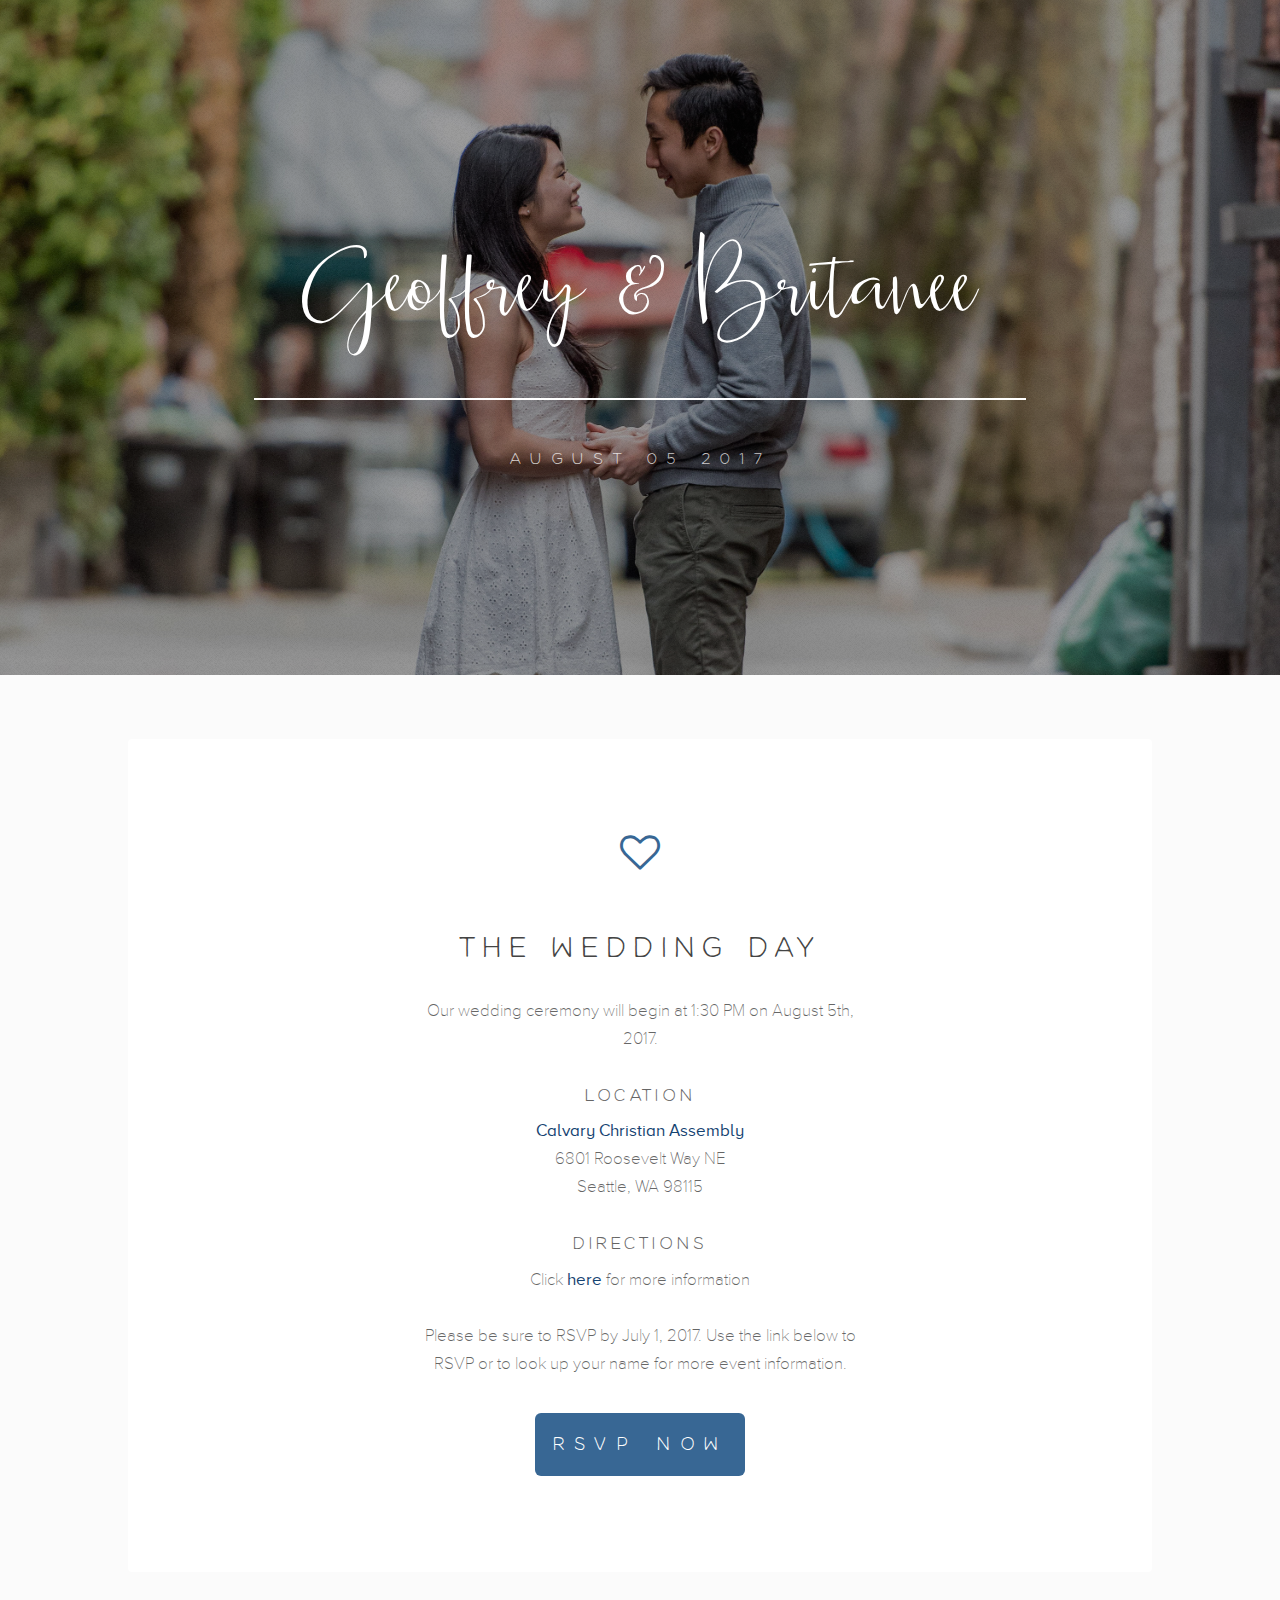
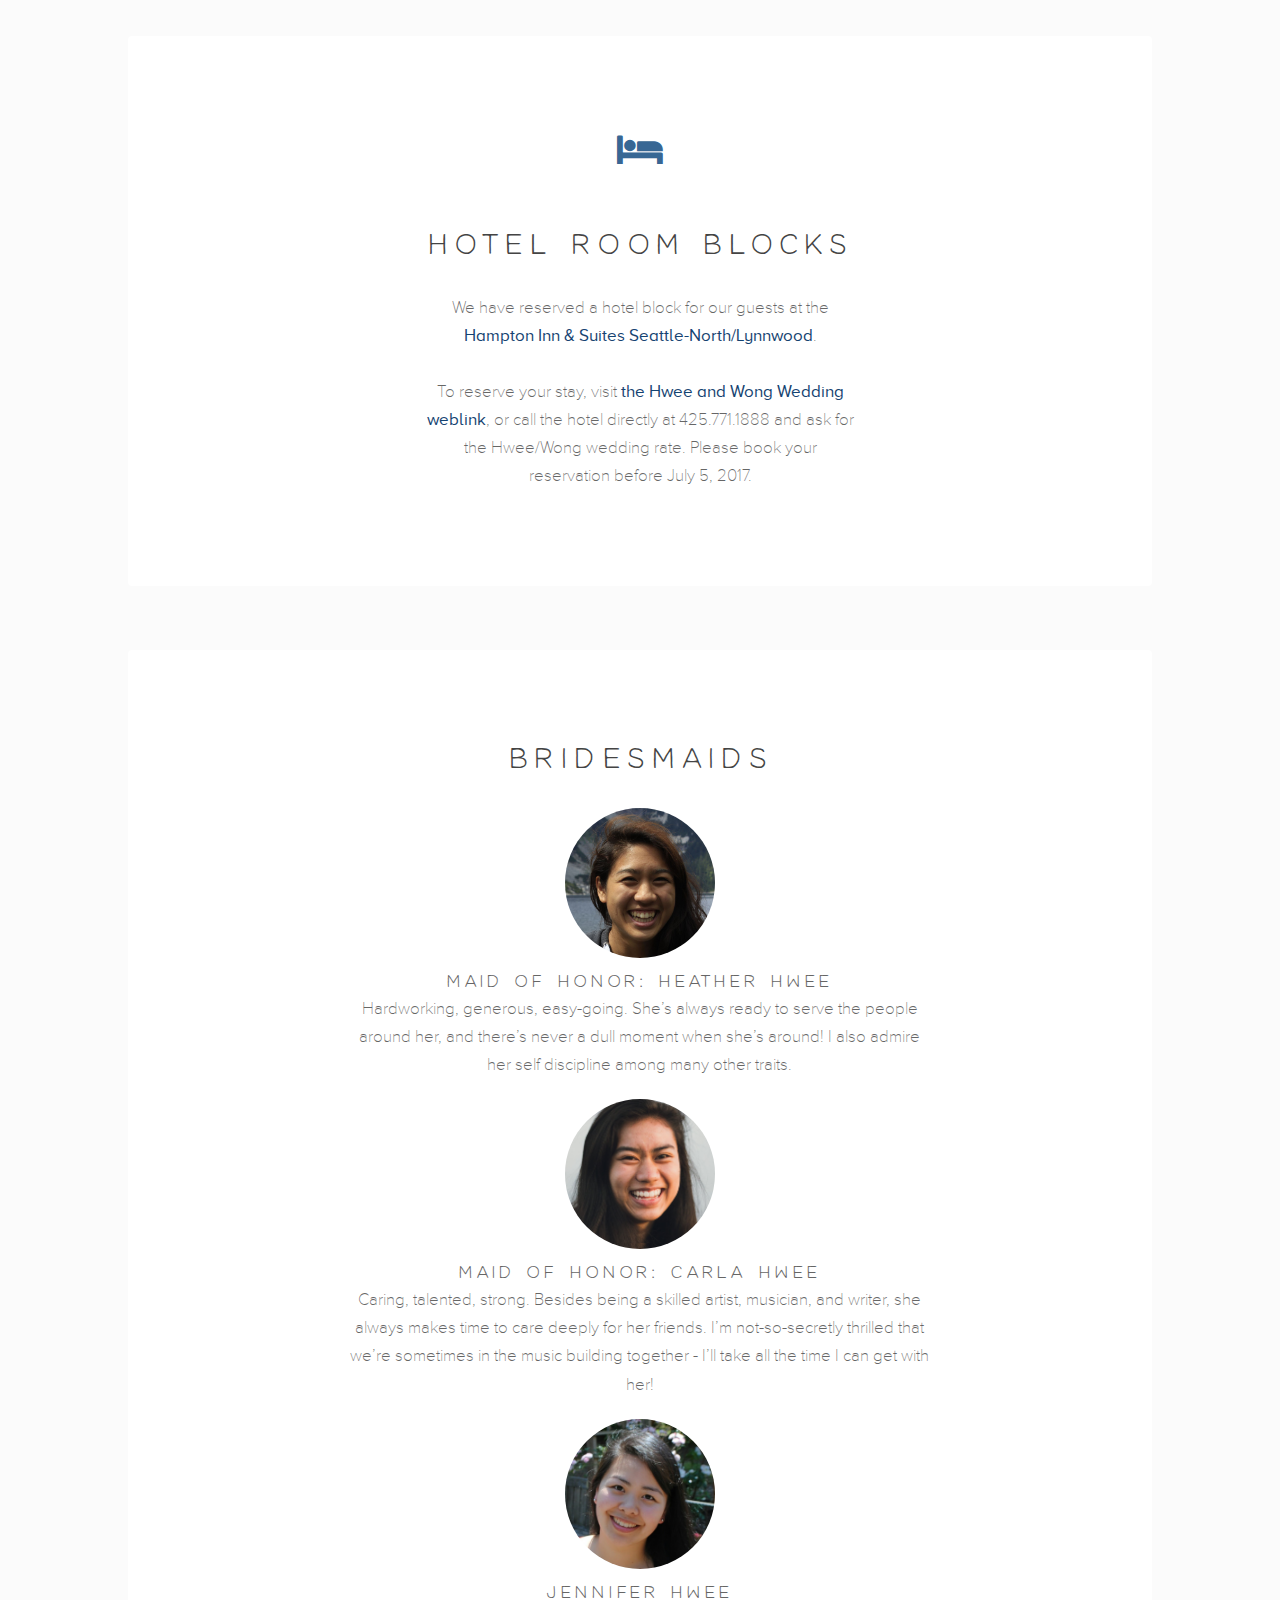
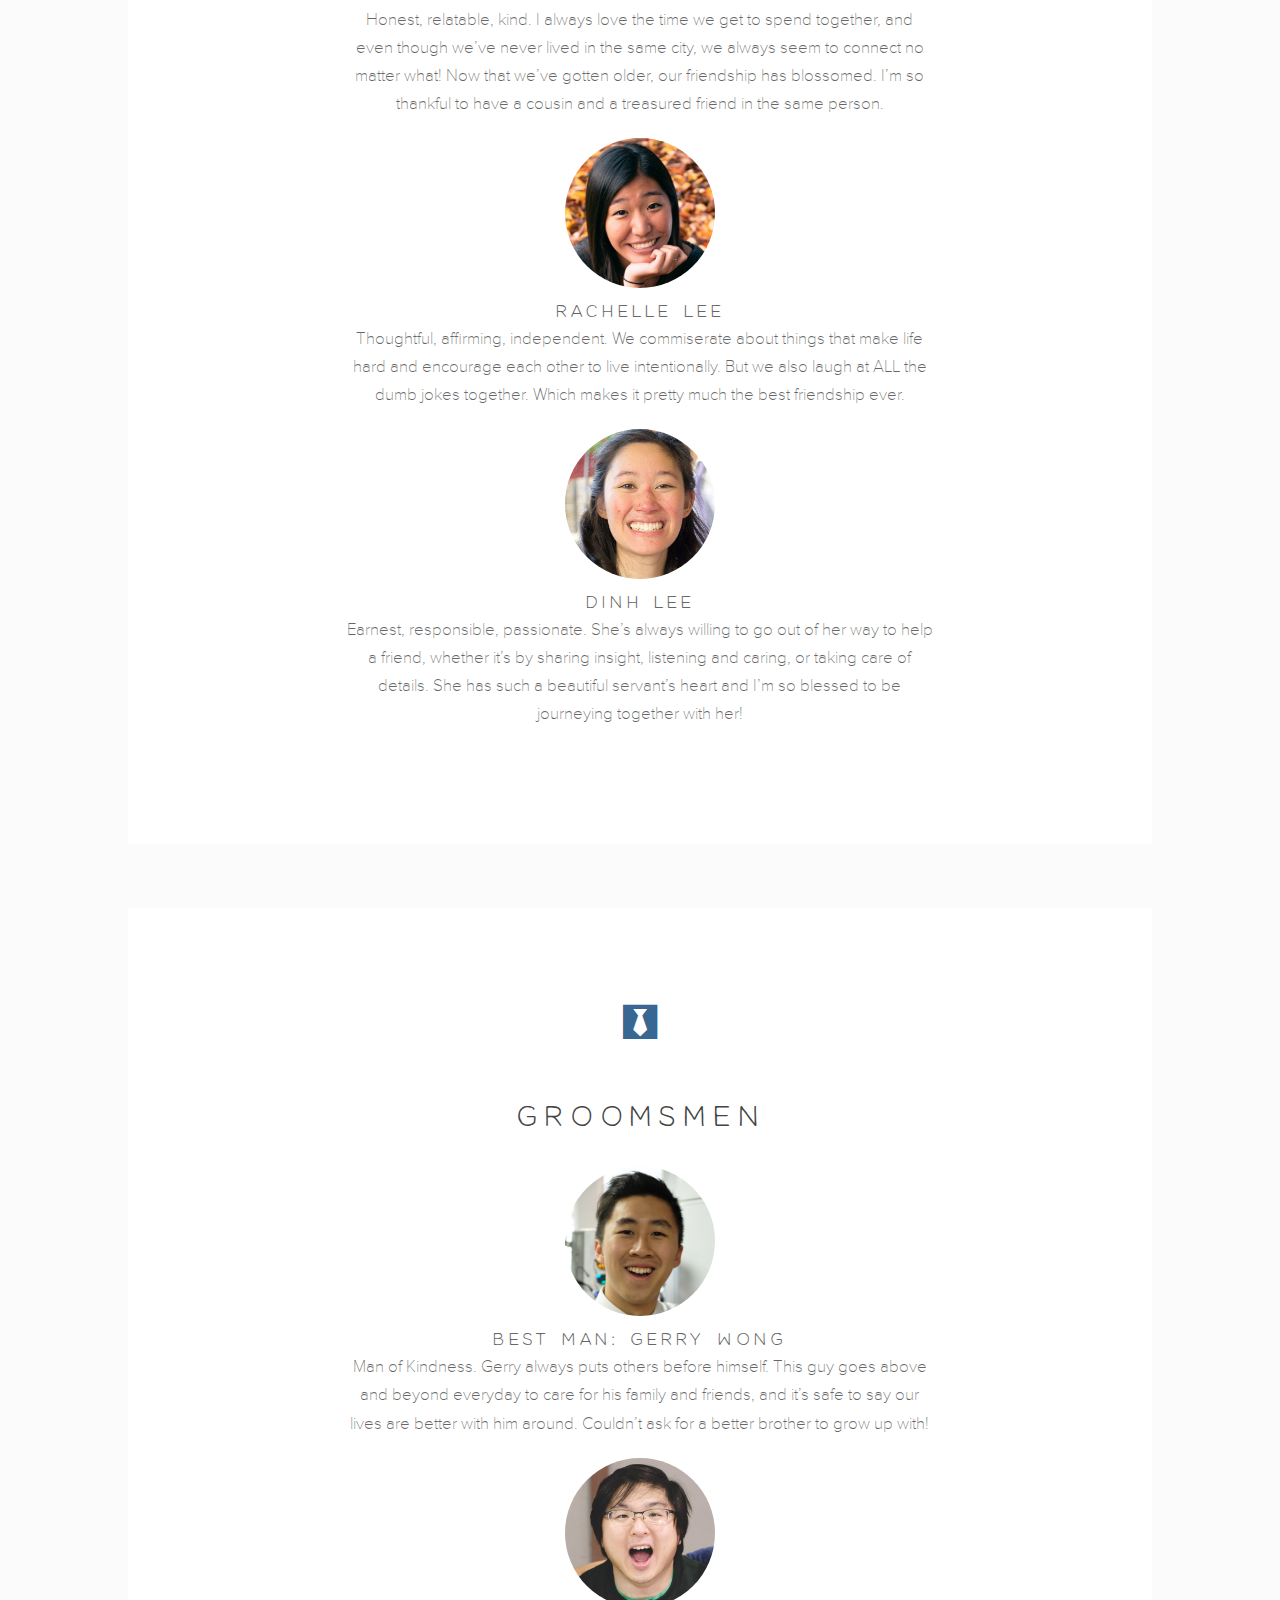
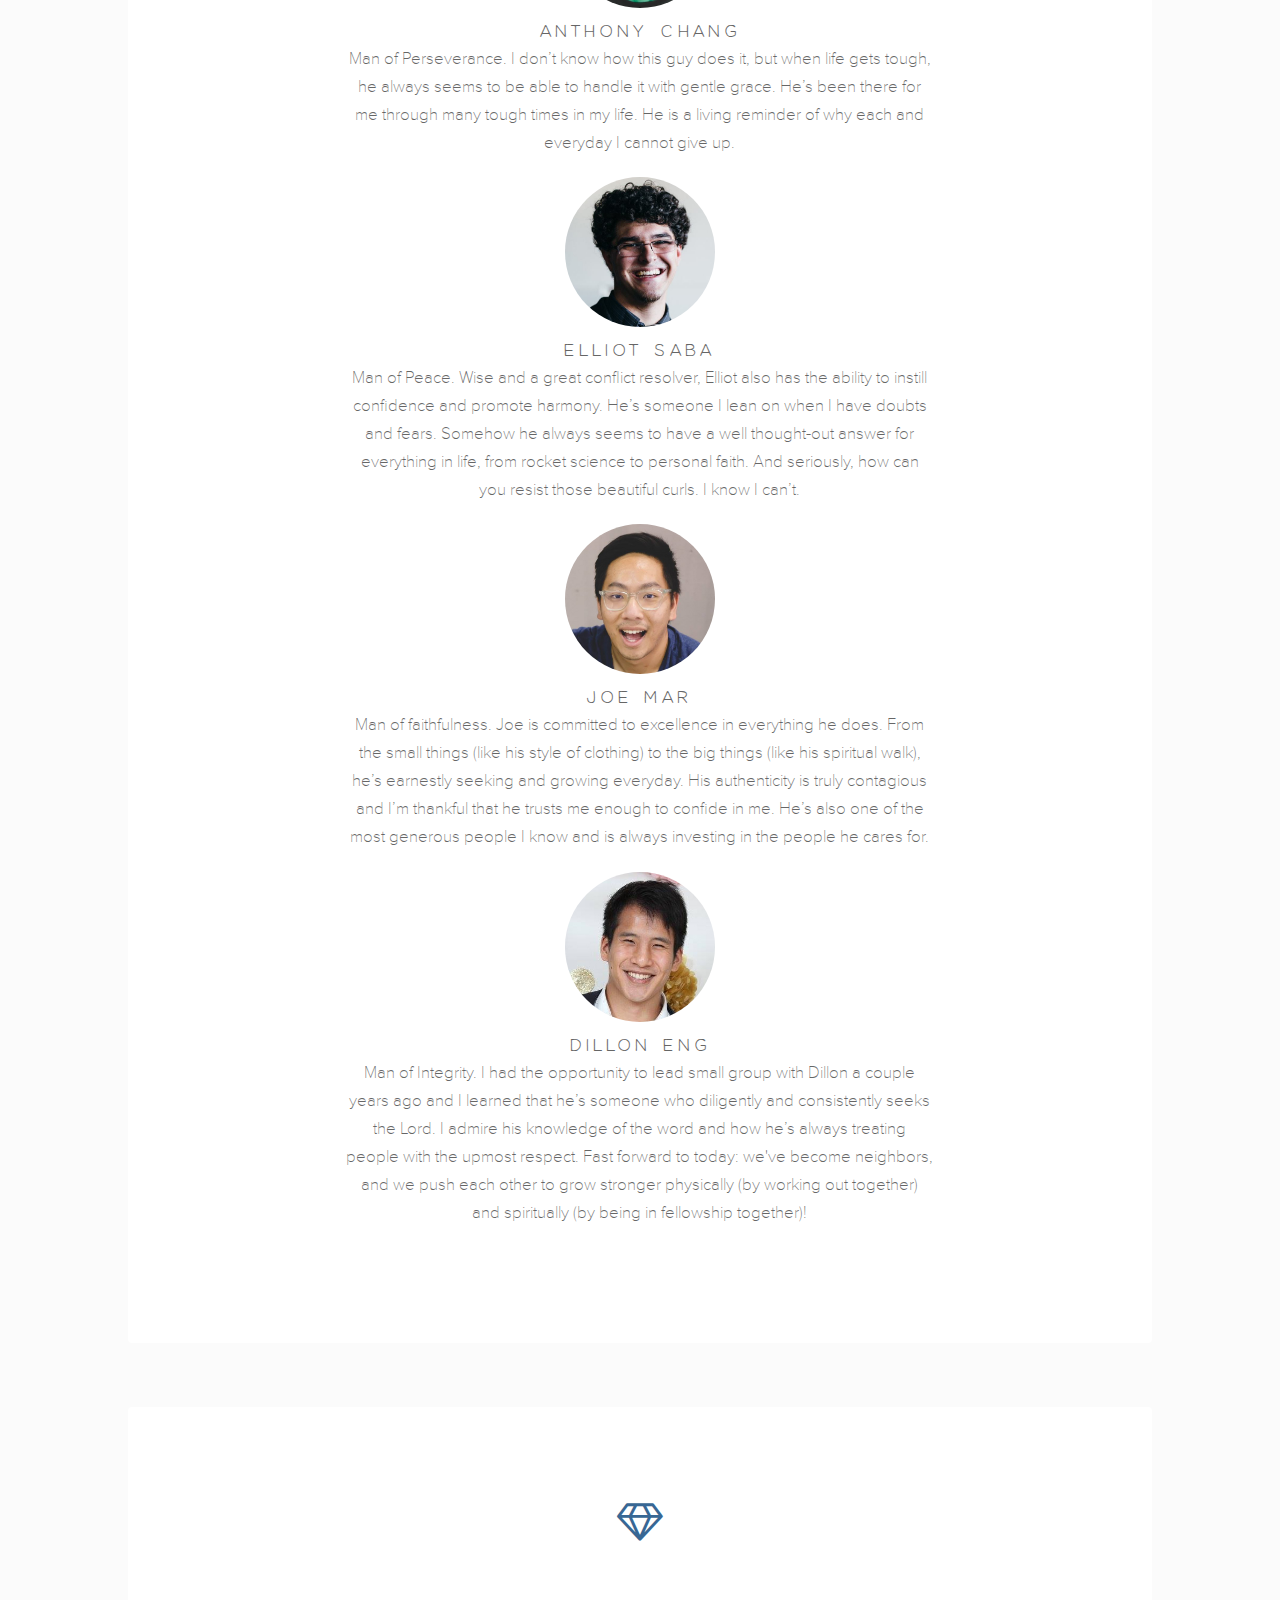
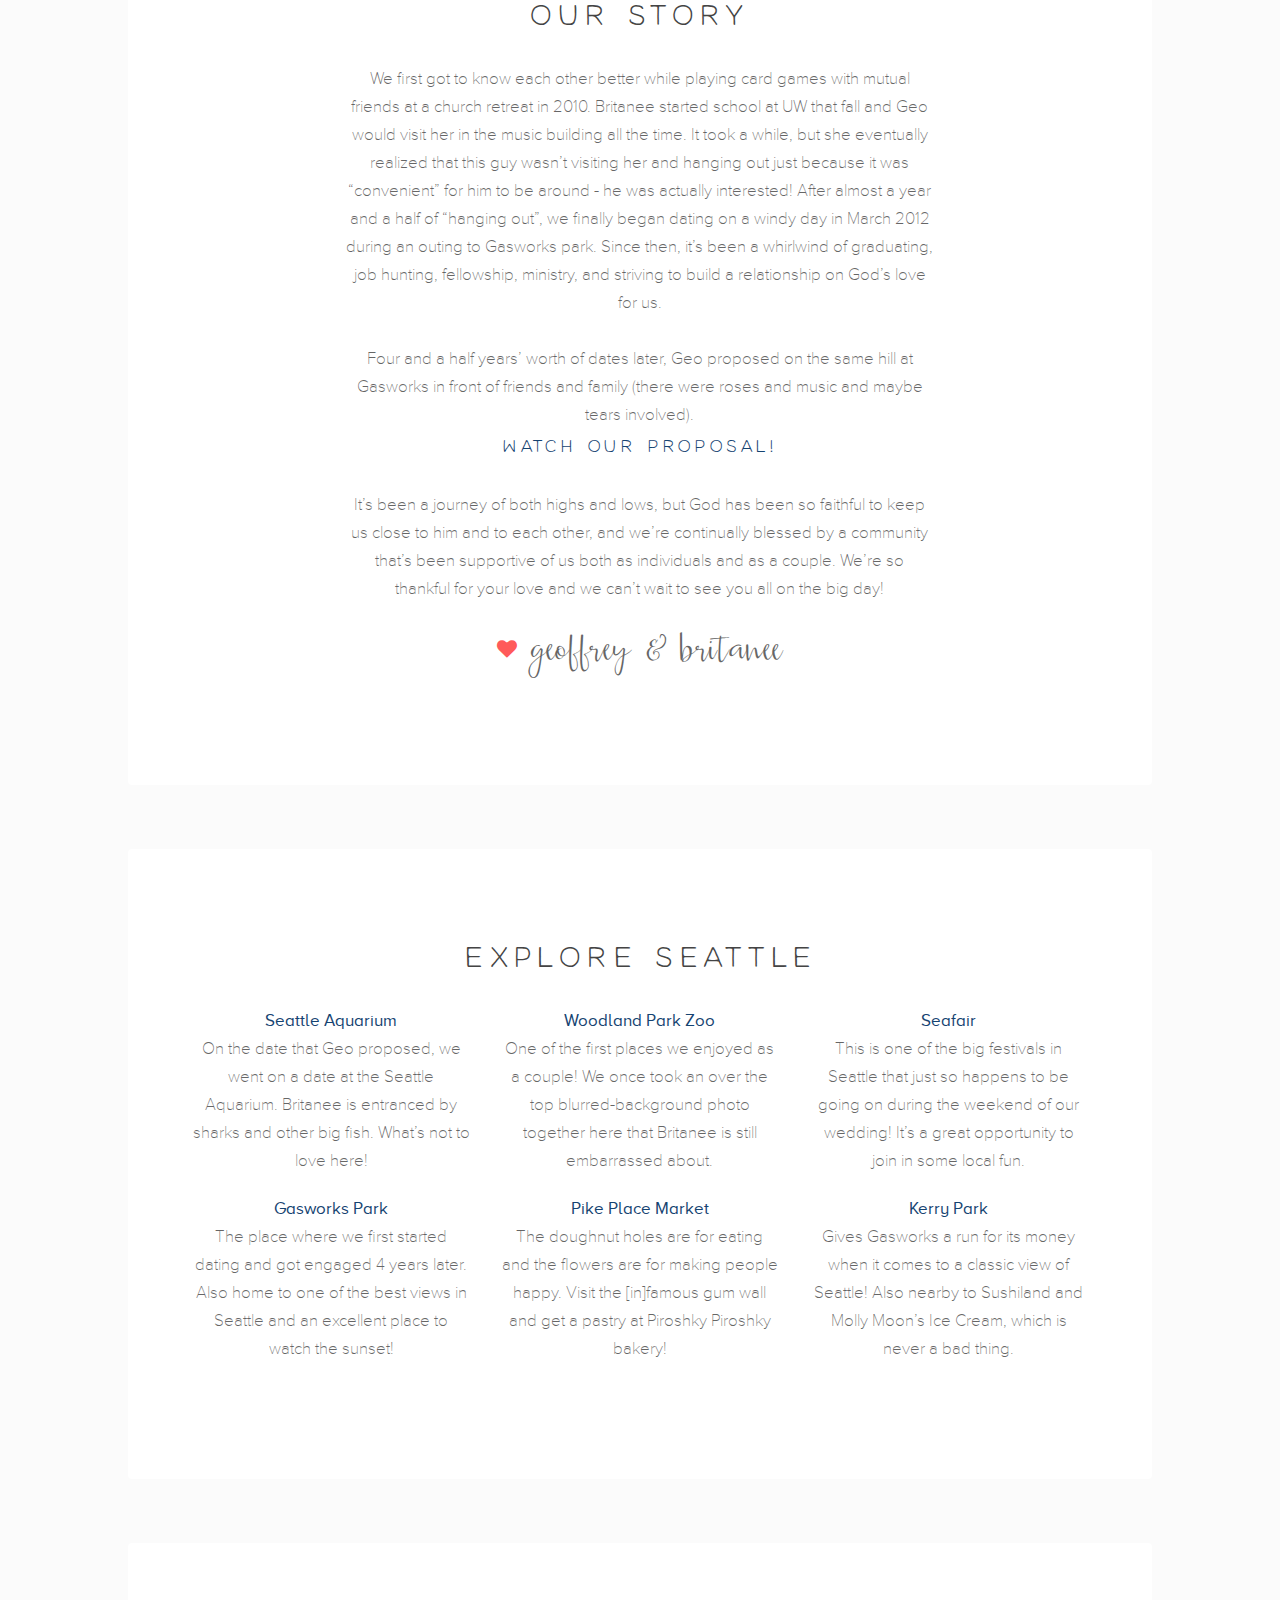
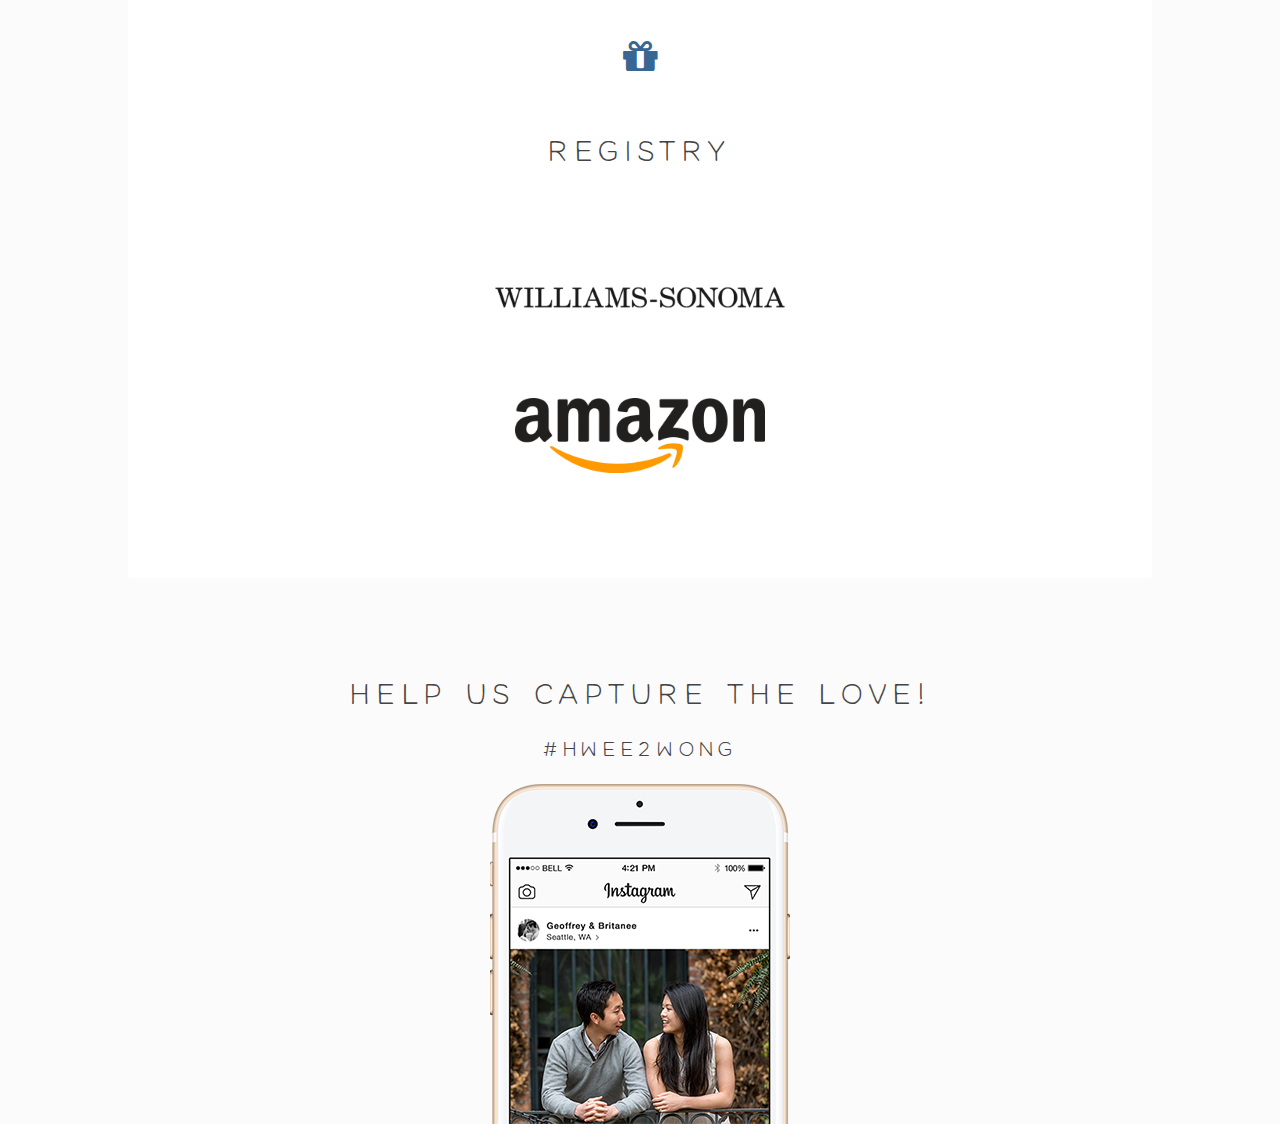
<file: index.html>
<!DOCTYPE HTML>
<html>
	<head>
		<title>Geoffrey &amp; Britanee</title>
		<meta charset="utf-8" />
		<meta name="viewport" content="width=device-width, initial-scale=1" />
		<link rel="stylesheet" href="assets/css/bootstrap.min.css" />
		<link rel="stylesheet" href="assets/css/main.css" />
	</head>
	<body>

		<!-- Header -->
			<header id="header" class="alt">
				<div class="inner">
					<h1>Geoffrey &amp; Britanee</h1>
					<p>August 05 2017</a></p>
				</div>
			</header>

		<!-- Wrapper -->
			<div id="wrapper">

				<!-- Banner -->
				
					<section id="intro" class="main">
						<span class="icon fa-heart-o major"></span>
						<h2>The Wedding Day</h2>
						<div class="row body-text">
							<div class="col-sm-6 col-sm-offset-3">
								Our wedding ceremony will begin at 1:30 PM on August 5th, 2017.
								<br><br>
								<p class="bridal-name" style="margin-bottom: -20px">Location</p><br>
								<a href="https://goo.gl/maps/pNrkVF2jGZ72" target="_blank">Calvary Christian Assembly</a><br>
								6801 Roosevelt Way NE<br>
								Seattle, WA 98115
								<br><br>
								<p class="bridal-name" style="margin-bottom: -20px">Directions</p><br>
								Click <a href="http://www.ccassembly.org/new-here/where-we-are/" target="_blank">here</a> for more information<br>
								<br>
								Please be sure to RSVP by July 1, 2017. Use the link below to RSVP or to look up your name for more event information.<br>
								<a href="http://geoffreyandbritanee.minted.us" target="_blank"><button type="button" style="margin-top: 35px; text-align: center" class="rsvp btn btn-secondary btn-lg">RSVP Now</button></a>
						</div>
					</section>

					<section id="intro" class="main">
						<span class="icon fa-bed major"></span>
						<h2>Hotel Room Blocks</h2>
						<div class="row body-text">
							<div class="col-sm-6 col-sm-offset-3">We have reserved a hotel block for our guests at the <a href="http://hamptoninn3.hilton.com/en/hotels/washington/hampton-inn-and-suites-seattle-north-lynnwood-SEALYHX/index.html" target="_blank">Hampton Inn &amp; Suites Seattle-North/Lynnwood</a>.
								<br>
								<br>
								To reserve your stay, visit <a href="http://hamptoninn.hilton.com/en/hp/groups/personalized/S/SEALYHX-HWW-20170804/index.jhtml?WT.mc_id=POG" target="_blank">the Hwee and Wong Wedding weblink</a>, or call the hotel directly at 425.771.1888 and ask for the Hwee/Wong wedding rate. Please book your reservation before July 5, 2017.
</div>
						</div>
					</section>

					<section id="intro" class="main">
						<span class="icon maki-garden major"></span>
						<h2>Bridesmaids</h2>
						<div class="row body-text">
							<div class="col-md-8 col-md-offset-2" style="padding-bottom: 20px">
								<img style="width:150px; border-radius: 50%" src="images/heather.jpg">
								<div class="bridal-name">Maid of Honor: Heather Hwee</div>
								Hardworking, generous, easy-going. She’s always ready to serve the people around her, and there’s never a dull moment when she’s around! I also admire her self discipline among many other traits.
							</div>
							
							<div class="col-md-8 col-md-offset-2" style="padding-bottom: 20px">
								<img style="width:150px; border-radius: 50%" src="images/carla.jpg">
								<div class="bridal-name">Maid of Honor: Carla Hwee</div>
								Caring, talented, strong. Besides being a skilled artist, musician, and writer, she always makes time to care deeply for her friends. I’m not-so-secretly thrilled that we’re sometimes in the music building together - I’ll take all the time I can get with her!
							</div>
							
							<div class="col-md-8 col-md-offset-2" style="padding-bottom: 20px">
								<img style="width:150px; border-radius: 50%" src="images/jennifer.jpg">
								<div class="bridal-name">Jennifer Hwee</div>
								Honest, relatable, kind. I always love the time we get to spend together, and even though we’ve never lived in the same city, we always seem to connect no matter what! Now that we’ve gotten older, our friendship has blossomed. I’m so thankful to have a cousin and a treasured friend in the same person.
							</div>
						
							<div class="col-md-8 col-md-offset-2" style="padding-bottom: 20px">
								<img style="width:150px; border-radius: 50%" src="images/rachelle.jpg">
								<div class="bridal-name">Rachelle Lee</div>
								Thoughtful, affirming, independent. We commiserate about things that make life hard and encourage each other to live intentionally. But we also laugh at ALL the dumb jokes together. Which makes it pretty much the best friendship ever.
							</div>

							<div class="col-md-8 col-md-offset-2" style="padding-bottom: 20px">
								<img style="width:150px; border-radius: 50%" src="images/dinh.jpg">
								<div class="bridal-name">Dinh Lee</div>
								Earnest, responsible, passionate. She’s always willing to go out of her way to help a friend, whether it’s by sharing insight, listening and caring, or taking care of details. She has such a beautiful servant’s heart and I’m so blessed to be journeying together with her!
							</div>
						</div>
					</section>

					<section id="intro" class="main">
						<span class="icon fa-black-tie major"></span>
						<h2>Groomsmen</h2>
						<div class="row body-text">
							<div class="col-md-8 col-md-offset-2" style="padding-bottom: 20px">
								<img style="width:150px; border-radius: 50%" src="images/gerry.jpg">
								<div class="bridal-name">Best Man: Gerry Wong</div>
								Man of Kindness. Gerry always puts others before himself. This guy goes above and beyond everyday to care for his family and friends, and it’s safe to say our lives are better with him around. Couldn’t ask for a better brother to grow up with!
							</div>
							
							<div class="col-md-8 col-md-offset-2" style="padding-bottom: 20px">
								<img style="width:150px; border-radius: 50%" src="images/anthony.jpg">
								<div class="bridal-name">Anthony Chang</div>
								Man of Perseverance. I don’t know how this guy does it, but when life gets tough, he always seems to be able to handle it with gentle grace. He’s been there for me through many tough times in my life. He is a living reminder of why each and everyday I cannot give up.
							</div>
							
							<div class="col-md-8 col-md-offset-2" style="padding-bottom: 20px">
								<img style="width:150px; border-radius: 50%" src="images/elliot.jpg">
								<div class="bridal-name">Elliot Saba</div>
								Man of Peace. Wise and a great conflict resolver, Elliot also has the ability to instill confidence and promote harmony. He’s someone I lean on when I have doubts and fears. Somehow he always seems to have a well thought-out answer for everything in life, from rocket science to personal faith. And seriously, how can you resist those beautiful curls. I know I can’t.
							</div>
						
							<div class="col-md-8 col-md-offset-2" style="padding-bottom: 20px">
								<img style="width:150px; border-radius: 50%" src="images/joe.jpg">
								<div class="bridal-name">Joe Mar</div>
								Man of faithfulness. Joe is committed to excellence in everything he does. From the small things (like his style of clothing) to the big things (like his spiritual walk), he’s earnestly seeking and growing everyday. His authenticity is truly contagious and I’m thankful that he trusts me enough to confide in me. He’s also one of the most generous people I know and is always investing in the people he cares for. 
							</div>

							<div class="col-md-8 col-md-offset-2" style="padding-bottom: 20px">
								<img style="width:150px; border-radius: 50%" src="images/dillon.jpg">
								<div class="bridal-name">Dillon Eng</div>
								Man of Integrity. I had the opportunity to lead small group with Dillon a couple years ago and I learned that he’s someone who diligently and consistently seeks the Lord. I admire his knowledge of the word and how he’s always treating people with the upmost respect. Fast forward to today: we've become neighbors, and we push each other to grow stronger physically (by working out together) and spiritually (by being in fellowship together)!
							</div>
						</div>
					</section>

					<section id="intro" class="main">
						<span class="icon fa-diamond major"></span>
						<h2>Our Story</h2>
						<div class="row body-text">
							<div class="col-md-8 col-md-offset-2">
								We first got to know each other better while playing card games with mutual friends at a church retreat in 2010. Britanee started school at UW that fall and Geo would visit her in the music building all the time. It took a while, but she eventually realized that this guy wasn’t visiting her and hanging out just because it was “convenient” for him to be around - he was actually interested! After almost a year and a half of “hanging out”, we finally began dating on a windy day in March 2012 during an outing to Gasworks park. Since then, it’s been a whirlwind of graduating, job hunting, fellowship, ministry, and striving to build a relationship on God’s love for us. <br><br>Four and a half years’ worth of dates later, Geo proposed on the same hill at Gasworks in front of friends and family (there were roses and music and maybe tears involved). 
								<br>
																								<span class="icon iconicstroke-play-alt" style="font-size: 20px; color: #154371"></span><a class="proposal-link" href="https://vimeo.com/179940559"> Watch our proposal!</a>
																								<br><br>
								It’s been a journey of both highs and lows, but God has been so faithful to keep us close to him and to each other, and we’re continually blessed by a community that’s been supportive of us both as individuals and as a couple. We’re so thankful for your love and we can’t wait to see you all on the big day!
								
								<p class="proposal-header"><span style="font-size: 15pt; color: #ff5a5a" class="icon fa-heart"></span> Geoffrey &amp; Britanee</p>
								
				</div>
						</div>
					</section>
					
					<section id="intro" class="main">
						<span class="icon iconicstroke-umbrella major"></span>
						<h2>Explore Seattle</h2>
						<div class="row body-text">
							<div class="col-sm-4" style="padding-bottom:20px">
								<a href="http://www.seattleaquarium.org" target="_blank">Seattle Aquarium</a><br>
								On the date that Geo proposed, we went on a date at the Seattle Aquarium. Britanee is entranced by sharks and other big fish. What’s not to love here!
							</div>
							<div class="col-sm-4" style="padding-bottom:20px">
								<a href="http://www.zoo.org" target="_blank">Woodland Park Zoo</a><br>
								One of the first places we enjoyed as a couple! We once took an over the top blurred-background photo together here that Britanee is still embarrassed about.
							</div>
							<div class="col-sm-4" style="padding-bottom:20px">
								<a href="http://www.seafair.com/events" target="_blank">Seafair</a><br>
								This is one of the big festivals in Seattle that just so happens to be going on during the weekend of our wedding! It’s a great opportunity to join in some local fun.
							</div>
						</div>
						<div class="row body-text">
							<div class="col-sm-4" style="padding-bottom:20px">
								<a href="http://www.seattle.gov/parks/find/parks/gas-works-park" target="_blank">Gasworks Park</a><br>
								The place where we first started dating and got engaged 4 years later. Also home to one of the best views in Seattle and an excellent place to watch the sunset!
							</div>
							<div class="col-sm-4" style="padding-bottom:20px">
								<a href="http://pikeplacemarket.org" target="_blank">Pike Place Market</a><br>
								 The doughnut holes are for eating and the flowers are for making people happy. Visit the [in]famous gum wall and get a pastry at Piroshky Piroshky bakery!
							</div>
							<div class="col-sm-4" style="padding-bottom:20px">
								<a href="https://www.seattle.gov/parks/find/parks/kerry-park" target="_blank">Kerry Park</a><br>
								Gives Gasworks a run for its money when it comes to a classic view of Seattle! Also nearby to Sushiland and Molly Moon’s Ice Cream, which is never a bad thing.
							</div>
						</div>
					</section>

					<section id="intro" class="main">
						<span class="icon fa-gift major"></span>
						<h2>Registry</h2>
						<div class="row body-text">
							<div class="col-sm-6 col-sm-offset-3">
								<a style="width: inherit; border-bottom: none" href="https://secure.williams-sonoma.com/registry/6lnvgvh5qc/registry-list.html" target="_blank"><img style="width: 300px" src="images/WS.png"></a>
							</div>
							<div class="col-sm-6 col-sm-offset-3">
								<a style="width:inherit; border-bottom: none" href="https://www.amazon.com/wedding/geoffrey-wong-britanee-hwee-seattle-august-2017/registry/QAJ7LGSTTNX5" target="_blank"><img style="width: 250px" src="images/Amazon.png"></a>
							</div>
						</div>
					</section>

			</div>
			
			<div style="width: 100%">
				<h2 style="text-align: center">Help us capture the love!</h2>
				<h2 style="text-align: center; font-size: 20px; margin-top: -10px">#hwee2wong</h2>
				<img style="display: block; margin: auto" src="images/instagram.png"/>
			</div>


		<!-- Scripts -->
			<script src="assets/js/jquery.min.js"></script>
			<script src="assets/js/skel.min.js"></script>
			<script src="assets/js/util.js"></script>
			<script src="assets/js/main.js"></script>

	</body>
</html>
</file>
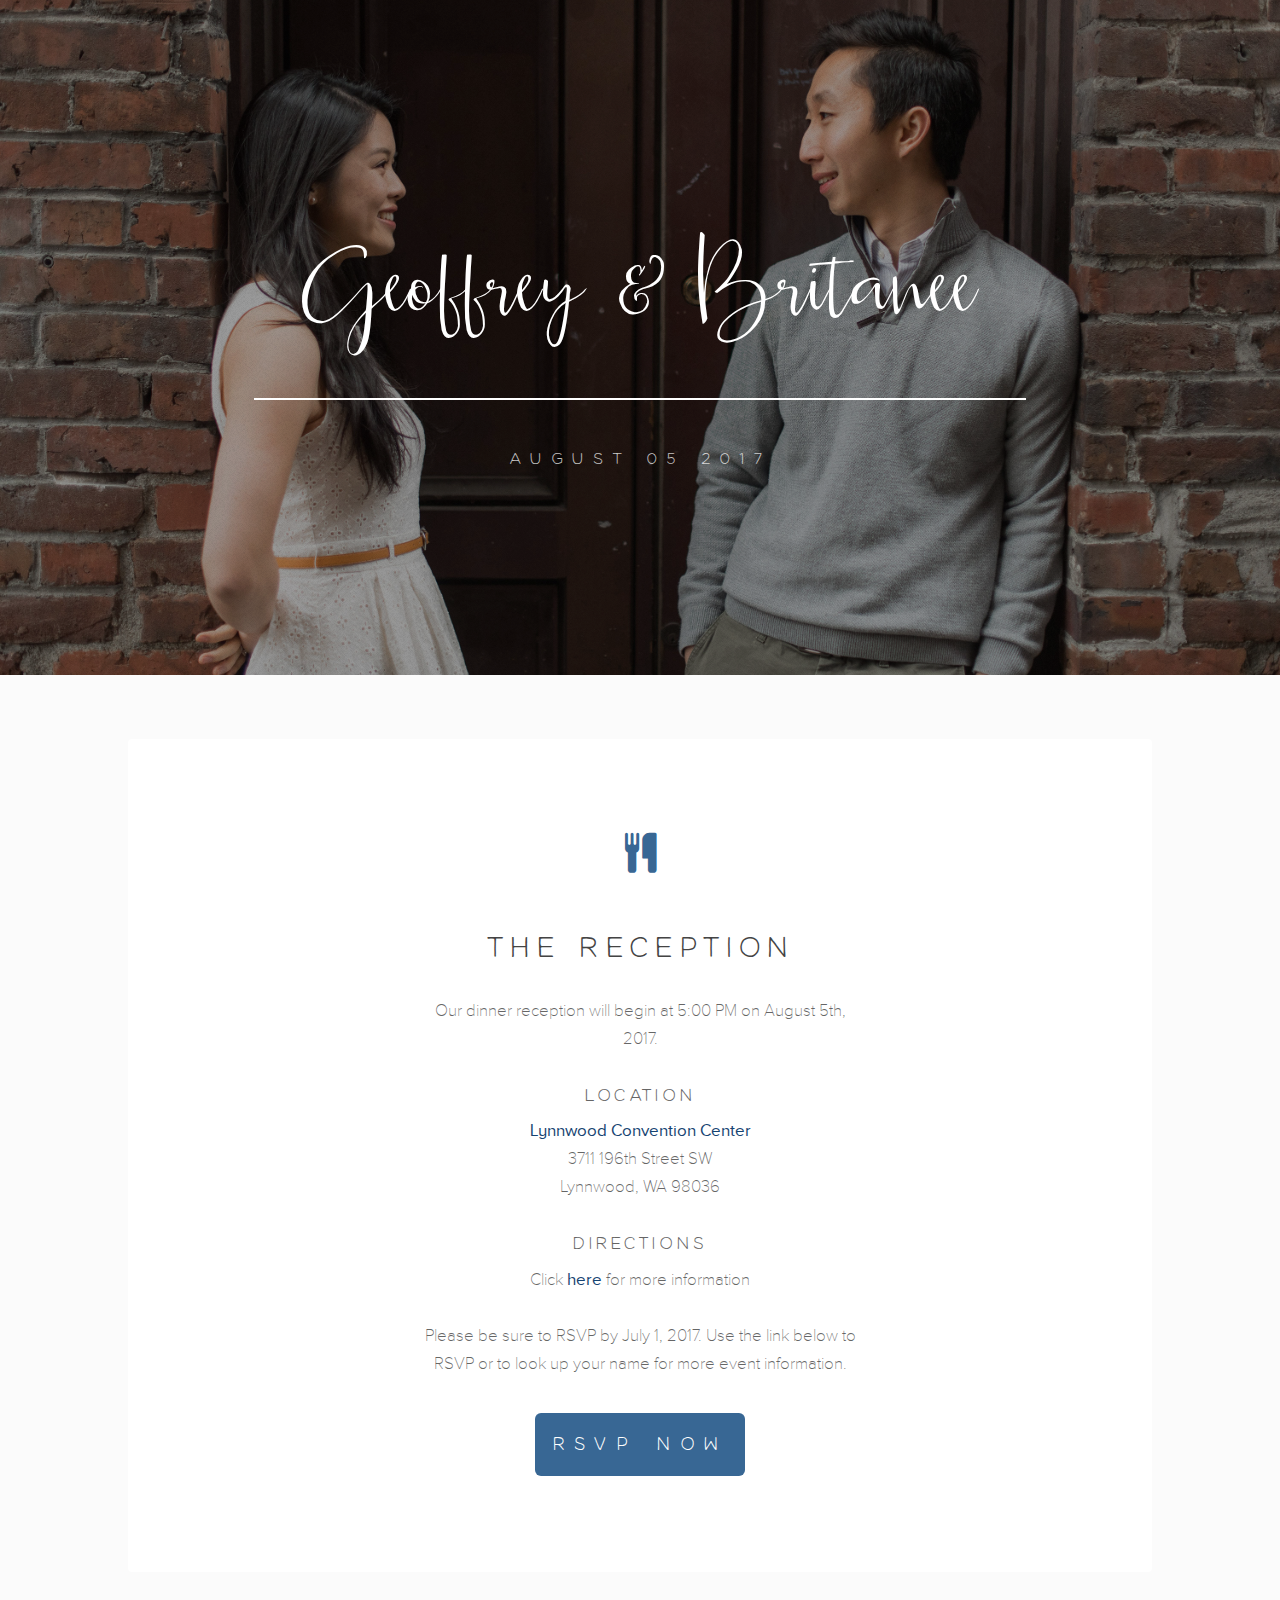
<file: reception.html>
<!DOCTYPE HTML>
<html>
	<head>
		<title>Geoffrey &amp; Britanee - Reception</title>
		<meta charset="utf-8" />
		<meta name="viewport" content="width=device-width, initial-scale=1" />
		<link rel="stylesheet" href="assets/css/bootstrap.min.css" />
		<link rel="stylesheet" href="assets/css/main.css" />
	</head>
	<body>

		<!-- Header -->

			<header id="header" class="alt header-reception">

				<div class="inner">
					<h1>Geoffrey &amp; Britanee</h1>
					<p>August 05 2017</a></p>
				</div>
			</header>

		<!-- Wrapper -->
			<div id="wrapper">

				<!-- Banner -->
									
					<section id="intro" class="main">
						<span class="icon fa-cutlery major"></span>
						<h2>The Reception</h2>
						<div class="row body-text">
							<div class="col-sm-6 col-sm-offset-3">
								Our dinner reception will begin at 5:00 PM on August 5th, 2017.
								<br><br>
								<p class="bridal-name" style="margin-bottom: -20px">Location</p><br>
								<a href="https://goo.gl/maps/iBWtqTo3kuL2" target="_blank">Lynnwood Convention Center</a><br>
								3711 196th Street SW<br>
								Lynnwood, WA 98036
								<br><br>
								<p class="bridal-name" style="margin-bottom: -20px">Directions</p><br>
								Click <a href="http://www.lynnwoodcc.com/p/attend/309" target="_blank">here</a> for more information<br>
								<br>
								Please be sure to RSVP by July 1, 2017. Use the link below to RSVP or to look up your name for more event information.<br>
								<a href="http://geoffreyandbritanee.minted.us" target="_blank"><button type="button" style="margin-top: 35px; text-align: center" class="rsvp btn btn-secondary btn-lg">RSVP Now</button></a>
						</div>
					</section>
				

			</div>


		<!-- Scripts -->
			<script src="assets/js/jquery.min.js"></script>
			<script src="assets/js/skel.min.js"></script>
			<script src="assets/js/util.js"></script>
			<script src="assets/js/main.js"></script>

	</body>
</html>
</file>
<file: assets/css/main.css>
@import url(font-awesome.min.css);
@import url(http://weloveiconfonts.com/api/?family=iconicstroke|maki);
@import url("https://fonts.googleapis.com/css?family=Pacifico|Source+Sans+Pro:200,400");

@font-face {
  font-family: 'Caleigh';
  src: url('fonts/Caleigh.eot?#iefix') format('embedded-opentype'),  url('fonts/Caleigh.woff') format('woff'), url('fonts/Caleigh.ttf')  format('truetype'), url('fonts/Caleigh.svg#Caleigh') format('svg');
  font-weight: normal;
  font-style: normal;
}

@font-face {
  font-family: 'MrsGlowsGeometricRegular';
  src: url('fonts/MrsGlowsGeometricRegular.eot?#iefix') format('embedded-opentype'),  url('fonts/MrsGlowsGeometricRegular.otf')  format('opentype'),
	     url('fonts/MrsGlowsGeometricRegular.woff') format('woff'), url('fonts/MrsGlowsGeometricRegular.ttf')  format('truetype'), url('fonts/MrsGlowsGeometricRegular.svg#MrsGlowsGeometricRegular') format('svg');
  font-weight: normal;
  font-style: normal;
}


@font-face {
  font-family: 'MrsGlowsBoldRegular';
  src: url('fonts/MrsGlowsBoldRegular.eot?#iefix') format('embedded-opentype'),  url('fonts/MrsGlowsBoldRegular.otf')  format('opentype'),
	     url('fonts/MrsGlowsBoldRegular.woff') format('woff'), url('fonts/MrsGlowsBoldRegular.ttf')  format('truetype'), url('fonts/MrsGlowsBoldRegular.svg#MrsGlowsBoldRegular') format('svg');
  font-weight: normal;
  font-style: normal;
}

@font-face {
  font-family: 'MrsGlowsRegular';
  src: url('fonts/MrsGlowsRegular.eot?#iefix') format('embedded-opentype'),  url('fonts/MrsGlowsRegular.otf')  format('opentype'),
	     url('fonts/MrsGlowsRegular.woff') format('woff'), url('fonts/MrsGlowsRegular.ttf')  format('truetype'), url('fonts/MrsGlowsRegular.svg#MrsGlowsRegular') format('svg');
  font-weight: normal;
  font-style: normal;
}


@font-face {
  font-family: 'RedFlowers-Regular';
  src: url('fonts/RedFlowers-Regular.eot?#iefix') format('embedded-opentype'),  url('fonts/RedFlowers-Regular.otf')  format('opentype'),
	     url('fonts/RedFlowers-Regular.woff') format('woff'), url('fonts/RedFlowers-Regular.ttf')  format('truetype'), url('fonts/RedFlowers-Regular.svg#RedFlowers-Regular') format('svg');
  font-weight: normal;
  font-style: normal;
}

@font-face {
	font-family: 'All Modern Hand';
	src: url('fonts/AllModernHandbyKMontes-T.eot');
	src: url('fonts/AllModernHandbyKMontes-T.eot?#iefix') format('embedded-opentype'),
		url('fonts/AllModernHandbyKMontes-T.woff') format('woff'),
		url('fonts/AllModernHandbyKMontes-T.ttf') format('truetype');
	font-weight: 100;
	font-style: normal;
}

@font-face {
	font-family: 'All Modern Hand Italic';
	src: url('fonts/AllModernHandbyKMontes-I-Italic.eot');
	src: url('fonts/AllModernHandbyKMontes-I-Italic.eot?#iefix') format('embedded-opentype'),
		url('fonts/AllModernHandbyKMontes-I-Italic.woff') format('woff'),
		url('Afonts/llModernHandbyKMontes-I-Italic.ttf') format('truetype');
	font-weight: normal;
	font-style: italic;
}

@font-face {
	font-family: 'All Modern Hand Thin';
	src: url('fonts/AllModernHandbyKMontes.eot');
	src: url('fonts/AllModernHandbyKMontes.eot?#iefix') format('embedded-opentype'),
		url('fonts/AllModernHandbyKMontes.woff') format('woff'),
		url('fonts/AllModernHandbyKMontes.ttf') format('truetype');
	font-weight: normal;
	font-style: normal;
}


@font-face {
    font-family: 'Proxima Nova';
    src: url('fonts/Mark Simonson - Proxima Nova Alt Regular-webfont.eot');
    src: url('fonts/Mark Simonson - Proxima Nova Alt Regular-webfont.eot?#iefix') format('embedded-opentype'),
         url('fonts/Mark Simonson - Proxima Nova Alt Regular-webfont.woff') format('woff'),
         url('fonts/Mark Simonson - Proxima Nova Alt Regular-webfont.ttf') format('truetype'),
         url('fonts/Mark Simonson - Proxima Nova Alt Regular-webfont.svg#proxima_nova_altregular') format('svg');
    font-weight: normal;
    font-style: normal;

}

@font-face {
    font-family: 'Proxima Nova Thin';
    src: url('fonts/Mark Simonson - Proxima Nova Thin-webfont.eot');
    src: url('fonts/Mark Simonson - Proxima Nova Thin-webfont.eot?#iefix') format('embedded-opentype'),
         url('fonts/Mark Simonson - Proxima Nova Thin-webfont.woff2') format('woff2'),
         url('fonts/Mark Simonson - Proxima Nova Thin-webfont.woff') format('woff'),
         url('fonts/Mark Simonson - Proxima Nova Thin-webfont.ttf') format('truetype'),
         url('fonts/Mark Simonson - Proxima Nova Thin-webfont.svg#proxima_nova_ltthin') format('svg');
    font-weight: normal;
    font-style: normal;

}

/* Reset */

	html, body, div, span, applet, object, iframe, h1, h2, h3, h4, h5, h6, p, blockquote, pre, a, abbr, acronym, address, big, cite, code, del, dfn, em, img, ins, kbd, q, s, samp, small, strike, strong, sub, sup, tt, var, b, u, i, center, dl, dt, dd, ol, ul, li, fieldset, form, label, legend, table, caption, tbody, tfoot, thead, tr, th, td, article, aside, canvas, details, embed, figure, figcaption, footer, header, hgroup, menu, nav, output, ruby, section, summary, time, mark, audio, video {
		margin: 0;
		padding: 0;
		border: 0;
		font-size: 100%;
		font: inherit;
		vertical-align: baseline;
	}

	article, aside, details, figcaption, figure, footer, header, hgroup, menu, nav, section {
		display: block;
	}

	body {
		line-height: 1;
	}

	ol, ul {
		list-style: none;
	}

	blockquote, q {
		quotes: none;
	}

	blockquote:before, blockquote:after, q:before, q:after {
		content: '';
		content: none;
	}

	table {
		border-collapse: collapse;
		border-spacing: 0;
	}

	body {
		-webkit-text-size-adjust: none;
	}

/* Box Model */

	*, *:before, *:after {
		-moz-box-sizing: border-box;
		-webkit-box-sizing: border-box;
		box-sizing: border-box;
	}

/* Basic */

	@-ms-viewport {
		width: device-width;
	}

	body {
		-ms-overflow-style: scrollbar;
	}

	@media screen and (max-width: 480px) {

		html, body {
			min-width: 320px;
		}

	}

	body {
		background: #fbfbfb !important;
	}

		body.is-loading *, body.is-loading *:before, body.is-loading *:after {
			-moz-animation: none !important;
			-webkit-animation: none !important;
			-ms-animation: none !important;
			animation: none !important;
			-moz-transition: none !important;
			-webkit-transition: none !important;
			-ms-transition: none !important;
			transition: none !important;
		}

/* Type */

	body {
		background-color: #f4f4f4;
		color: #666666;
	}

	body, input, select, textarea {
		font-family: "Source Sans Pro", Helvetica, sans-serif;
		font-size: 17pt;
		font-weight: 200;
		line-height: 1.65;
	}

		@media screen and (max-width: 1680px) {

			body, input, select, textarea {
				font-size: 13pt;
			}

		}

		@media screen and (max-width: 1280px) {

			body, input, select, textarea {
				font-size: 12pt;
			}

		}

		@media screen and (max-width: 360px) {

			body, input, select, textarea {
				font-size: 11pt;
			}

		}

	a:link {
		color: #154371 !important;
		font-family: "Proxima Nova";
		text-transform: none;
	}
	
	a:visited {
		color: #154371 !important;
	}

	a:hover {
		text-decoration: none;
		color: #9c7c0b !important;
	}

	strong, b {
		font-weight: 400;
	}

	em, i {
		font-style: italic;
	}

	p {
/*		margin: 0 0 2em 0;*/
	}

	h1, h2, h3, h4, h5, h6 {
		font-weight: 400;
		line-height: 1.5;
		margin: 0 0 1em 0;
		text-transform: uppercase;
		letter-spacing: 0.375rem;
	}

		h1 a, h2 a, h3 a, h4 a, h5 a, h6 a {
			color: inherit;
			text-decoration: none;
		}

	h1 {
		font-size: 2em;
	}

	h2 {
		font-size: 1.75em;
		font-family: "All Modern Hand";
		letter-spacing: 0px;
	}

	h3 {
		font-size: 1.25em;
	}

	h4 {
		font-size: 1em;
	}

	h5 {
		font-size: 0.9em;
	}

	h6 {
		font-size: 0.7em;
	}

	@media screen and (max-width: 736px) {

		h1 {
			font-size: 1.5em;
		}

		h2 {
			font-size: 1.25em;
		}

		h3 {
			font-size: 1em;
		}

	}

	sub {
		font-size: 0.8em;
		position: relative;
		top: 0.5em;
	}

	sup {
		font-size: 0.8em;
		position: relative;
		top: -0.5em;
	}

	blockquote {
		border-left: solid 4px;
		font-style: italic;
		margin: 0 0 2em 0;
		padding: 0.5em 0 0.5em 2em;
	}

	code {
		border-radius: 4px;
		border: solid 1px;
		font-family: "Courier New", monospace;
		font-size: 0.9em;
		margin: 0 0.25em;
		padding: 0.25em 0.65em;
	}

	pre {
		-webkit-overflow-scrolling: touch;
		font-family: "Courier New", monospace;
		font-size: 0.9em;
		margin: 0 0 2em 0;
	}

		pre code {
			display: block;
			line-height: 1.75;
			padding: 1em 1.5em;
			overflow-x: auto;
		}

	hr {
		border: 0;
		border-bottom: solid 1px;
		margin: 2em 0;
	}

		hr.major {
			margin: 3em 0;
		}

	.align-left {
		text-align: left;
	}

	.align-center {
		text-align: center;
	}

	.align-right {
		text-align: right;
	}

	input, select, textarea {
		color: #444444;
	}

	a {
		color: inherit;
	}

		a:hover {
			color: #edc016 !important;
		}

	strong, b {
		color: #444444;
	}

	h1, h2, h3, h4, h5, h6 {
		color: #444444;
	}

	blockquote {
		border-left-color: #666666;
	}

	code {
		background: rgba(144, 144, 144, 0.075);
		border-color: #666666;
	}

	hr {
		border-bottom-color: #666666;
	}

/* Box */

	.box {
		border-radius: 4px;
		border: solid 1px;
		margin-bottom: 2em;
		padding: 1.5em;
	}

		.box > :last-child,
		.box > :last-child > :last-child,
		.box > :last-child > :last-child > :last-child {
			margin-bottom: 0;
		}

		.box.alt {
			border: 0;
			border-radius: 0;
			padding: 0;
		}

	.box {
		border-color: #666666;
	}

/* Button */

	input[type="submit"],
	input[type="reset"],
	input[type="button"],
	button,
	.button {
		-moz-appearance: none;
		-webkit-appearance: none;
		-ms-appearance: none;
		appearance: none;
		-moz-transition: box-shadow 0.2s ease-in-out, background-color 0.2s ease-in-out, color 0.2s ease-in-out;
		-webkit-transition: box-shadow 0.2s ease-in-out, background-color 0.2s ease-in-out, color 0.2s ease-in-out;
		-ms-transition: box-shadow 0.2s ease-in-out, background-color 0.2s ease-in-out, color 0.2s ease-in-out;
		transition: box-shadow 0.2s ease-in-out, background-color 0.2s ease-in-out, color 0.2s ease-in-out;
		border-radius: 4px;
		border: 0;
		cursor: pointer;
		display: inline-block;
		font-weight: 400;
		height: 3.5em;
		line-height: 3.5em;
		padding: 0 2em 0 2.375em;
		text-align: center;
		text-decoration: none;
		white-space: nowrap;
		text-transform: uppercase;
		letter-spacing: 0.325em;
		font-size: 0.725em;
	}

		input[type="submit"].icon:before,
		input[type="reset"].icon:before,
		input[type="button"].icon:before,
		button.icon:before,
		.button.icon:before {
			margin-right: 0.5em;
		}

		input[type="submit"].fit,
		input[type="reset"].fit,
		input[type="button"].fit,
		button.fit,
		.button.fit {
			display: block;
			margin: 0 0 1em 0;
			width: 100%;
		}

		input[type="submit"].big,
		input[type="reset"].big,
		input[type="button"].big,
		button.big,
		.button.big {
			font-size: 0.8em;
			padding: 0 2.5em 0 2.875em;
			height: 3.75em;
			line-height: 3.75em;
		}

		input[type="submit"].disabled, input[type="submit"]:disabled,
		input[type="reset"].disabled,
		input[type="reset"]:disabled,
		input[type="button"].disabled,
		input[type="button"]:disabled,
		button.disabled,
		button:disabled,
		.button.disabled,
		.button:disabled {
			-moz-pointer-events: none;
			-webkit-pointer-events: none;
			-ms-pointer-events: none;
			pointer-events: none;
			opacity: 0.25;
		}

		@media screen and (max-width: 480px) {

			input[type="submit"],
			input[type="reset"],
			input[type="button"],
			button,
			.button {
				padding: 0;
			}

		}

	input[type="button"],
	button,
	.button {
		background-color: #386794 !important;
		color: #FFF !important;
	}

		input[type="submit"]:hover,
		input[type="reset"]:hover,
		input[type="button"]:hover,
		button:hover,
		.button:hover {
/*			background-color: #edc016;*/
			color: #000 !important;
		}

		input[type="submit"]:active,
		input[type="reset"]:active,
		input[type="button"]:active,
		button:active,
		.button:active {
			background-color: rgba(239, 100, 128, 0.15);
		}

		input[type="submit"].icon:before,
		input[type="reset"].icon:before,
		input[type="button"].icon:before,
		button.icon:before,
		.button.icon:before {
			color: #999999;
		}

/* Form */

	form {
		margin: 0 0 2em 0;
	}

	label {
		display: block;
		font-size: 0.9em;
		font-weight: 400;
		margin: 0 0 1em 0;
	}

	input[type="text"],
	input[type="password"],
	input[type="email"],
	select,
	textarea {
		-moz-appearance: none;
		-webkit-appearance: none;
		-ms-appearance: none;
		appearance: none;
		border-radius: 4px;
		border: none;
		border: solid 1px;
		color: inherit;
		display: block;
		outline: 0;
		padding: 0 1em;
		text-decoration: none;
		width: 100%;
	}

		input[type="text"]:invalid,
		input[type="password"]:invalid,
		input[type="email"]:invalid,
		select:invalid,
		textarea:invalid {
			box-shadow: none;
		}

	.select-wrapper {
		text-decoration: none;
		display: block;
		position: relative;
	}

		.select-wrapper:before {
			-moz-osx-font-smoothing: grayscale;
			-webkit-font-smoothing: antialiased;
			font-family: FontAwesome;
			font-style: normal;
			font-weight: normal;
			text-transform: none !important;
		}

		.select-wrapper:before {
			content: '\f078';
			display: block;
			height: 2.75em;
			line-height: 2.75em;
			pointer-events: none;
			position: absolute;
			right: 0;
			text-align: center;
			top: 0;
			width: 2.75em;
		}

		.select-wrapper select::-ms-expand {
			display: none;
		}

	input[type="text"],
	input[type="password"],
	input[type="email"],
	select {
		height: 2.75em;
	}

	textarea {
		padding: 0.75em 1em;
	}

	input[type="checkbox"],
	input[type="radio"] {
		-moz-appearance: none;
		-webkit-appearance: none;
		-ms-appearance: none;
		appearance: none;
		display: block;
		float: left;
		margin-right: -2em;
		opacity: 0;
		width: 1em;
		z-index: -1;
	}

		input[type="checkbox"] + label,
		input[type="radio"] + label {
			text-decoration: none;
			cursor: pointer;
			display: inline-block;
			font-size: 1em;
			font-weight: 200;
			padding-left: 2.4em;
			padding-right: 0.75em;
			position: relative;
		}

			input[type="checkbox"] + label:before,
			input[type="radio"] + label:before {
				-moz-osx-font-smoothing: grayscale;
				-webkit-font-smoothing: antialiased;
				font-family: FontAwesome;
				font-style: normal;
				font-weight: normal;
				text-transform: none !important;
			}

			input[type="checkbox"] + label:before,
			input[type="radio"] + label:before {
				border-radius: 4px;
				border: solid 1px;
				content: '';
				display: inline-block;
				height: 1.65em;
				left: 0;
				line-height: 1.58125em;
				position: absolute;
				text-align: center;
				top: 0;
				width: 1.65em;
			}

		input[type="checkbox"]:checked + label:before,
		input[type="radio"]:checked + label:before {
			content: '\f00c';
		}

	input[type="checkbox"] + label:before {
		border-radius: 4px;
	}

	input[type="radio"] + label:before {
		border-radius: 100%;
	}

	::-webkit-input-placeholder {
		opacity: 1.0;
	}

	:-moz-placeholder {
		opacity: 1.0;
	}

	::-moz-placeholder {
		opacity: 1.0;
	}

	:-ms-input-placeholder {
		opacity: 1.0;
	}

	.formerize-placeholder {
		opacity: 1.0;
	}

	label {
		color: #444444;
	}


	.select-wrapper:before {
		color: #666666;
	}

	::-webkit-input-placeholder {
		color: #999999 !important;
	}

	:-moz-placeholder {
		color: #999999 !important;
	}

	::-moz-placeholder {
		color: #999999 !important;
	}

	:-ms-input-placeholder {
		color: #999999 !important;
	}

	.formerize-placeholder {
		color: #999999 !important;
	}

/* Icon */

	.icon {
		text-decoration: none;
		border-bottom: none;
		position: relative;
	}

		.icon:before {
			-moz-osx-font-smoothing: grayscale;
			-webkit-font-smoothing: antialiased;
			font-family: FontAwesome;
			font-style: normal;
			font-weight: normal;
			text-transform: none !important;
		}

		.icon > .label {
			display: none;
		}

		.icon.major {
			display: block;
			margin: 0 0 1.5em 0;
		}

			.icon.major:before {
				cursor: default;
				font-size: 30pt;
/*				box-shadow: inset 0 0 0 2px #666666;*/
				width: 2.5em;
				height: 2.5em;
				line-height: 2.5em;
				display: inline-block;
				border-radius: 100%;
				color: #386794;
			}

		@media screen and (max-width: 736px) {

			.icon.major:before {
				font-size: 2rem;
			}

		}

/* Image */

	.image {
		border-radius: 4px;
		border: 0;
		display: inline-block;
		position: relative;
	}

		.image img {
			border-radius: 4px;
			display: block;
		}

		.image.left, .image.right {
			max-width: 40%;
		}

			.image.left img, .image.right img {
				width: 100%;
			}

		.image.left {
			float: left;
			margin: 0 1.5em 1em 0;
			top: 0.25em;
		}

		.image.right {
			float: right;
			margin: 0 0 1em 1.5em;
			top: 0.25em;
		}

		.image.fit {
			display: block;
			margin: 0 0 2em 0;
			width: 100%;
		}

			.image.fit img {
				width: 100%;
			}

		.image.main {
			display: block;
			margin: 0 0 3em 0;
			width: 100%;
		}

			.image.main img {
				width: 100%;
			}

/* List */

	ol {
		list-style: decimal;
		margin: 0 0 2em 0;
		padding-left: 1.25em;
	}

		ol li {
			padding-left: 0.25em;
		}

	ul {
		list-style: disc;
		margin: 0 0 2em 0;
		padding-left: 1em;
	}

		ul li {
			padding-left: 0.5em;
		}

		ul.alt {
			list-style: none;
			padding-left: 0;
		}

			ul.alt li {
				border-top: solid 1px;
				padding: 0.5em 0;
			}

				ul.alt li:first-child {
					border-top: 0;
					padding-top: 0;
				}

		ul.icons {
			cursor: default;
			list-style: none;
			padding-left: 0;
		}

			ul.icons li {
				display: inline-block;
				padding: 0 1em 0 0;
			}

				ul.icons li:last-child {
					padding-right: 0;
				}

		ul.actions {
			cursor: default;
			list-style: none;
			padding-left: 0;
		}

			ul.actions li {
				display: inline-block;
				padding: 0 1em 0 0;
				vertical-align: middle;
			}

				ul.actions li:last-child {
					padding-right: 0;
				}

			ul.actions.small li {
				padding: 0 0.5em 0 0;
			}

			ul.actions.vertical li {
				display: block;
				padding: 1em 0 0 0;
			}

				ul.actions.vertical li:first-child {
					padding-top: 0;
				}

				ul.actions.vertical li > * {
					margin-bottom: 0;
				}

			ul.actions.vertical.small li {
				padding: 0.5em 0 0 0;
			}

				ul.actions.vertical.small li:first-child {
					padding-top: 0;
				}

			ul.actions.fit {
				display: table;
				margin-left: -1em;
				padding: 0;
				table-layout: fixed;
				width: calc(100% + 1em);
			}

				ul.actions.fit li {
					display: table-cell;
					padding: 0 0 0 1em;
				}

					ul.actions.fit li > * {
						margin-bottom: 0;
					}

				ul.actions.fit.small {
					margin-left: -0.5em;
					width: calc(100% + 0.5em);
				}

					ul.actions.fit.small li {
						padding: 0 0 0 0.5em;
					}

			@media screen and (max-width: 480px) {

				ul.actions {
					margin: 0 0 2em 0;
				}

					ul.actions li {
						padding: 1em 0 0 0;
						display: block;
						text-align: center;
						width: 100%;
					}

						ul.actions li:first-child {
							padding-top: 0;
						}

						ul.actions li > * {
							width: 100%;
							margin: 0 !important;
						}

					ul.actions.small li {
						padding: 0.5em 0 0 0;
					}

						ul.actions.small li:first-child {
							padding-top: 0;
						}

			}

	dl {
		margin: 0 0 2em 0;
	}

		dl dt {
			display: block;
			font-weight: 400;
			margin: 0 0 1em 0;
		}

		dl dd {
			margin-left: 2em;
		}

	ul.alt li {
		border-top-color: #666666;
	}

/* Table */

	.table-wrapper {
		-webkit-overflow-scrolling: touch;
		overflow-x: auto;
	}

	table {
		margin: 0 0 2em 0;
		width: 100%;
	}

		table tbody tr {
			border: solid 1px;
			border-left: 0;
			border-right: 0;
		}

		table td {
			padding: 0.75em 0.75em;
		}

		table th {
			font-size: 0.9em;
			font-weight: 400;
			padding: 0 0.75em 0.75em 0.75em;
			text-align: left;
		}

		table thead {
			border-bottom: solid 2px;
		}

		table tfoot {
			border-top: solid 2px;
		}

		table.alt {
			border-collapse: separate;
		}

			table.alt tbody tr td {
				border: solid 1px;
				border-left-width: 0;
				border-top-width: 0;
			}

				table.alt tbody tr td:first-child {
					border-left-width: 1px;
				}

			table.alt tbody tr:first-child td {
				border-top-width: 1px;
			}

			table.alt thead {
				border-bottom: 0;
			}

			table.alt tfoot {
				border-top: 0;
			}

	table tbody tr {
		border-color: #666666;
	}

		table tbody tr:nth-child(2n + 1) {
			background-color: rgba(144, 144, 144, 0.075);
		}

	table th {
		color: #444444;
	}

	table thead {
		border-bottom-color: #666666;
	}

	table tfoot {
		border-top-color: #666666;
	}

	table.alt tbody tr td {
		border-color: #666666;
	}

/* Item */

	.item {
		padding: 3em 3em 1em 3em;
		background-color: #ffffff;
		border-radius: 4px;
		text-align: center;
	}

		.item header {
			border-top-left-radius: 4px;
			border-top-right-radius: 4px;
			margin: -3em 0 3em -3em;
			width: calc(100% + 6em);
			height: 15em;
			display: -moz-flex;
			display: -webkit-flex;
			display: -ms-flex;
			display: flex;
			-moz-align-items: center;
			-webkit-align-items: center;
			-ms-align-items: center;
			align-items: center;
			-moz-justify-content: center;
			-webkit-justify-content: center;
			-ms-justify-content: center;
			justify-content: center;
			background-color: #444;
			color: rgba(255, 255, 255, 0.75);
			position: relative;
			overflow: hidden;
		}

			.item header input, .item header select, .item header textarea {
				color: #ffffff;
			}

			.item header a {
				color: inherit;
			}

				.item header a:hover {
					color: #EF6480 !important;
				}

			.item header strong, .item header b {
				color: #ffffff;
			}

			.item header h1, .item header h2, .item header h3, .item header h4, .item header h5, .item header h6 {
				color: #ffffff;
			}

			.item header blockquote {
				border-left-color: #ffffff;
			}

			.item header code {
				background: rgba(255, 255, 255, 0.075);
				border-color: #ffffff;
			}

			.item header hr {
				border-bottom-color: #ffffff;
			}

			.item header a {
				-moz-transition: -moz-transform 0.2s ease;
				-webkit-transition: -webkit-transform 0.2s ease;
				-ms-transition: -ms-transform 0.2s ease;
				transition: transform 0.2s ease;
				background-size: cover;
				background-position: center;
				background-repeat: no-repeat;
				position: absolute;
				top: 0;
				left: 0;
				width: 100%;
				height: 100%;
				display: block;
			}

				.item header a:before {
					content: '';
					display: block;
					position: absolute;
					top: 0;
					left: 0;
					width: 100%;
					height: 100%;
					background-color: rgba(0, 0, 0, 0.25);
					background-image: url("images/overlay.png");
				}

			.item header:hover a {
				-moz-transform: scale(1.1);
				-webkit-transform: scale(1.1);
				-ms-transform: scale(1.1);
				transform: scale(1.1);
			}

			.item header > * {
				position: relative;
				z-index: 1;
			}

			.item header h3 {
				margin: 0;
				-moz-pointer-events: none;
				-webkit-pointer-events: none;
				-ms-pointer-events: none;
				pointer-events: none;
			}

	.items {
		display: -moz-flex;
		display: -webkit-flex;
		display: -ms-flex;
		display: flex;
		-moz-flex-wrap: wrap;
		-webkit-flex-wrap: wrap;
		-ms-flex-wrap: wrap;
		flex-wrap: wrap;
		width: calc(100% + 2em);
		margin: -2em 0 0 -2em;
	}

		.items .item {
			margin: 2em 0 0 2em;
			width: calc(50% - 2em);
		}

	@media screen and (max-width: 980px) {

		.item header {
			height: 25em;
		}

		.items {
			-moz-flex-direction: column;
			-webkit-flex-direction: column;
			-ms-flex-direction: column;
			flex-direction: column;
			-moz-flex-wrap: nowrap;
			-webkit-flex-wrap: nowrap;
			-ms-flex-wrap: nowrap;
			flex-wrap: nowrap;
			width: 100%;
			margin: 0;
		}

			.items .item {
				width: 100%;
				margin: 0 0 2em 0;
			}

				.items .item:last-child {
					margin-bottom: 0;
				}

	}

	@media screen and (max-width: 736px) {

		.item header {
			height: 15em;
		}

		.items .item {
			margin: 0 0 1em 0;
		}

	}

	@media screen and (max-width: 480px) {

		.item {
			padding: 2em 1em 0.1em 1em;
		}

			.item header {
				height: 12em;
				margin: -2em 0 2em -1em;
				width: calc(100% + 2em);
			}

	}

/* Wrapper */

	#wrapper {
		width: 64em;
		margin: 0 auto;
		max-width: calc(100% - 4em);
		padding: 4em 0 2em 0;
	}

		#wrapper > .main {
			margin-bottom: 4em;
		}

		@media screen and (max-width: 980px) {

			#wrapper {
				padding: 2em 0 2em 0;
			}

				#wrapper > .main {
					margin-bottom: 2em;
				}

		}

		@media screen and (max-width: 736px) {

			#wrapper {
				max-width: calc(100% - 2em);
				padding: 1em 0 0.1em 0;
			}

				#wrapper > .main {
					margin-bottom: 1em;
					padding-bottom: 60px;
				}

		}

/* Header */

	#header {
		background-color: #444;
		color: rgba(255, 255, 255, 0.75);
		display: -moz-flex;
		display: -webkit-flex;
		display: -ms-flex;
		display: flex;
		-moz-align-items: center;
		-webkit-align-items: center;
		-ms-align-items: center;
		align-items: center;
		-moz-justify-content: center;
		-webkit-justify-content: center;
		-ms-justify-content: center;
		justify-content: center;
		-moz-flex-direction: column;
		-webkit-flex-direction: column;
		-ms-flex-direction: column;
		flex-direction: column;
		padding: 8em 0 6em 0;
		background-image: linear-gradient(
                     rgba(20,20,20, .2), 
                     rgba(20,20,20, .2)),
					 url("../../images/banner.jpg");
		background-size: cover;
		background-position: 50% 41%;
		background-attachment: fixed;
		text-align: center;
		position: relative;
		cursor: default;
	}
	
	
	.header-reception {
		background-image: linear-gradient(
                     rgba(20,20,20, .2), 
                     rgba(20,20,20, .2)),
					 url("../../images/banner-alt4.jpg") !important;
	}

		#header input, #header select, #header textarea {
			color: #ffffff;
		}

		#header a {
			color: inherit;
		}

			#header a:hover {
				color: #EF6480 !important;
			}

		#header strong, #header b {
			color: #ffffff;
		}

		#header h1, #header h2, #header h3, #header h4, #header h5, #header h6 {
			color: #ffffff;
		}

		#header blockquote {
			border-left-color: #ffffff;
		}

		#header code {
			background: rgba(255, 255, 255, 0.075);
			border-color: #ffffff;
		}

		#header hr {
			border-bottom-color: #ffffff;
		}

		#header:before {
			content: '';
			display: block;
			position: absolute;
			top: 0;
			left: 0;
			width: 100%;
			height: 100%;
			background-color: rgba(0, 0, 0, 0.25);
			background-image: url("images/overlay.png");
		}

		#header h1 {
			margin-bottom: 0.5em;
		}

		#header .inner {
			position: relative;
			z-index: 1;
		}

		#header.alt {
			height: 20em;
			min-height: 20em;
			min-height: 75vh;
		}

			#header.alt:before {
				-moz-transition: background-color 3s ease;
				-webkit-transition: background-color 3s ease;
				-ms-transition: background-color 3s ease;
				transition: background-color 3s ease;
				-moz-transition-delay: 1s;
				-webkit-transition-delay: 1s;
				-ms-transition-delay: 1s;
				transition-delay: 1s;
			}

			#header.alt h1 {
				font-size: 70pt;
				padding: 0 0.5em 0.25em 0.5em;
				border-bottom: solid 2px #ffffff;
				font-weight: 200;
				font-family: "Caleigh";
				text-transform: none;
				letter-spacing: 0;
			}

			#header.alt p {
				font-family: "All Modern Hand";
				text-transform: uppercase;
				letter-spacing: 0.325rem;
				font-weight: 400;
				font-size: 12pt;
				padding: 0 1.25em;
			}

			#header.alt .inner {
				-moz-transition: opacity 2s ease;
				-webkit-transition: opacity 2s ease;
				-ms-transition: opacity 2s ease;
				transition: opacity 2s ease;
				opacity: 1;
			}

		body.is-loading #header.alt:before {
			background-color: black;
		}

		body.is-loading #header.alt .inner {
			opacity: 0;
		}

		@media screen and (max-width: 1280px) {

			#header {
				background-attachment: scroll;
			}

		}

		@media screen and (max-width: 736px) {

			#header {
				padding: 4em 2em 2em 2em;
			}

				#header.alt h1 {
					font-size: 2.5em;
					padding-left: 0;
					padding-right: 0;
				}

				#header.alt p {
					padding: 0;
				}

				#header.alt .inner {
					max-width: 20em;
				}

		}

/* Main */

	#main {
		padding: 4em 4em 2em 4em;
		background-color: #ffffff;
		border-radius: 4px;
	}

		#main > header:first-child {
			text-align: center;
		}

		@media screen and (max-width: 736px) {

			#main {
				padding: 2em 2em 0.1em 2em;
			}

		}

		@media screen and (max-width: 480px) {

			#main {
				padding: 2em 1em 0.1em 1em;
			}

		}

/* Intro */

	#intro {
		padding: 4em 4em 6em 4em;
		background-color: #ffffff;
		border-radius: 4px;
		text-align: center;
	}

		@media screen and (max-width: 736px) {

			#intro {
				padding: 2em 2em 0.1em 2em;
			}

		}

		@media screen and (max-width: 480px) {

			#intro {
				padding: 2em 1em 0.1em 1em;
			}

				#intro p br {
					display: none;
				}

		}

/* CTA */

	#cta {
		padding: 2em 0 0.1em 0;
		text-align: center;
	}

		@media screen and (max-width: 736px) {

			#cta {
				padding: 2em 2em 0.1em 2em;
			}

		}

		@media screen and (max-width: 480px) {

			#cta {
				padding: 2em 1em 0.1em 1em;
			}

				#cta p br {
					display: none;
				}

		}

/* Footer */

	#footer {
		text-align: center;
		margin-top: 4em;
	}

		#footer a {
			color: inherit;
		}

		#footer:before {
			content: '';
			display: inline-block;
			width: 6em;
			height: 2px;
			background-color: #666666;
			margin-bottom: 4em;
		}

		#footer .copyright {
			font-size: 0.8em;
		}

		@media screen and (max-width: 736px) {

			#footer {
				margin-top: 2em;
			}

				#footer:before {
					margin-bottom: 2em;
				}

		}
		
		
		.proposal-header {
			font-family: "Caleigh";
			text-transform: lowercase;
			font-size: 40px;
			margin-top: 20px;
		}
		
		.body-text {
			font-family: "Proxima Nova Thin";
			font-size: 17px;
		}
		
		.rsvp {
			font-family: "All Modern Hand";
			
		}
		
		.bridal-name {
			font-family: "All Modern Hand" !important;
		}
		
		.proposal-link {
			font-family: "All Modern Hand" !important;
		}
		[class*="maki-"]:before {
		  font-family: 'maki', sans-serif;
		}
		
		[class*="iconicstroke-"]:before {
		  font-family: 'IconicStroke', sans-serif;
		}
</file>
